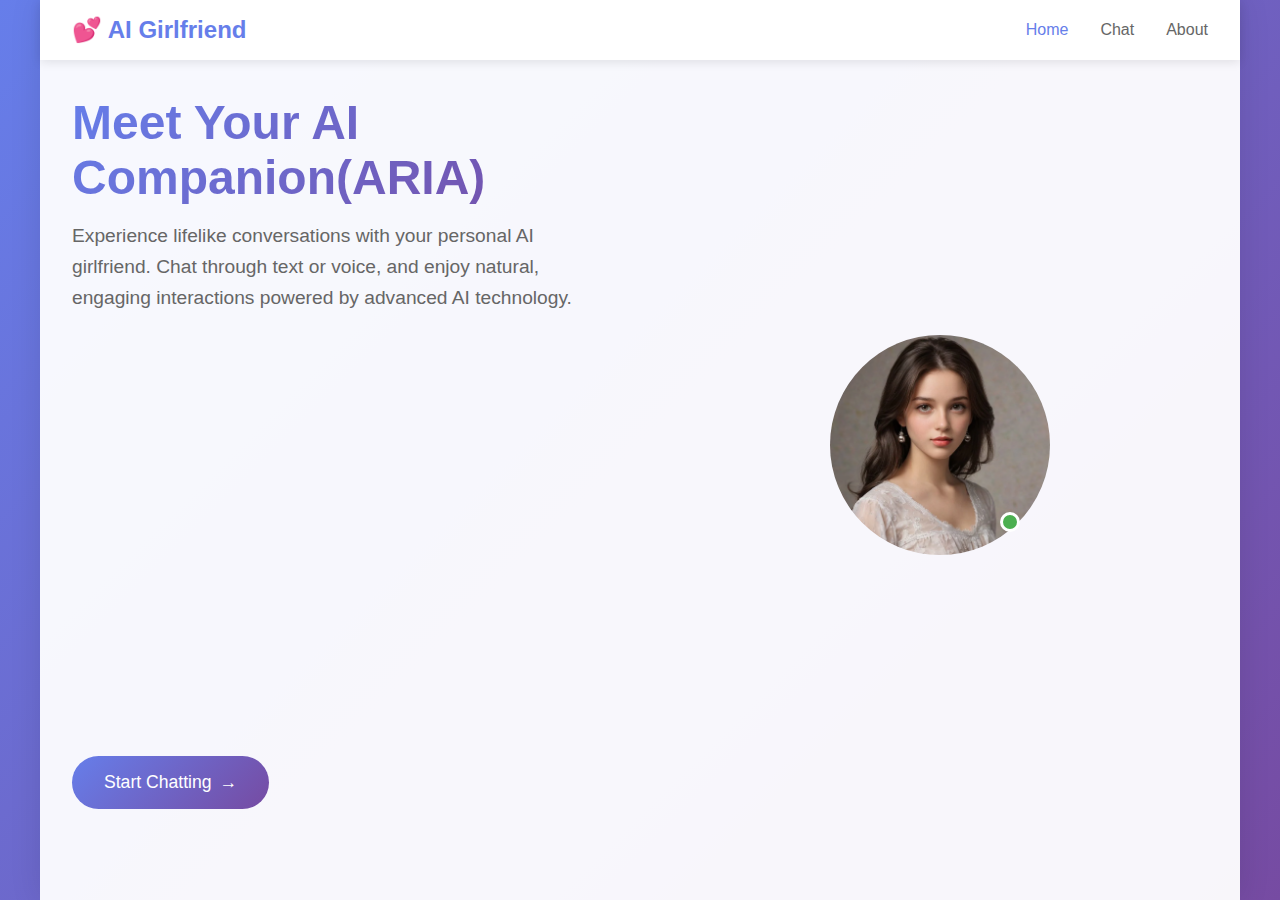
<file: AI Girlfriend/index.html>
<!DOCTYPE html>
<html lang="en">
  <head>
    <meta charset="UTF-8" />
    <meta name="viewport" content="width=device-width, initial-scale=1.0" />
    <title>AI Girlfriend - Home</title>
    <link rel="stylesheet" href="styles.css" />
  </head>
  <body>
    <div class="container">
      <header>
        <nav>
          <div class="logo">💕 AI Girlfriend</div>
          <ul>
            <li><a href="index.html" class="active">Home</a></li>
            <li><a href="chat.html">Chat</a></li>
            <li><a href="about.html">About</a></li>
          </ul>
        </nav>
      </header>

      <main class="home-main">
        <div class="hero-section">
          <div class="hero-content">
            <h1>Meet Your AI Companion(ARIA)</h1>
            <p>
              Experience lifelike conversations with your personal AI
              girlfriend. Chat through text or voice, and enjoy natural,
              engaging interactions powered by advanced AI technology.
            </p>

            <div class="features">
              <div class="feature">
                <span class="icon">💬</span>
                <h3>Natural Conversations</h3>
                <p>Engage in meaningful dialogue with intelligent responses</p>
              </div>
              <div class="feature">
                <span class="icon">🎙️</span>
                <h3>Voice Interaction</h3>
                <p>Speak naturally and hear her voice respond back</p>
              </div>
              <div class="feature">
                <span class="icon">💖</span>
                <h3>Personalized Experience</h3>
                <p>She learns and adapts to your conversation style</p>
              </div>
            </div>

            <button class="start-chat-btn" onclick="startChat()">
              <span>Start Chatting</span>
              <span class="arrow">→</span>
            </button>
          </div>

          <div class="hero-image">
            <div class="ai-avatar">
              <div class="avatar-circle">
                <span class="avatar-emoji">
                  <img
                    src="/AI Girlfriend/ai girl.webp"
                    alt="AI Girlfriend"
                    width="220"
                    height="220"
                    style="border-radius: 50%; object-fit: cover"
                  />
                </span>
              </div>
              <div class="status-indicator"></div>
            </div>
          </div>
        </div>
      </main>
    </div>

    <script>
      function startChat() {
        window.location.href = "chat.html";
      }

      // Add some interactive animations
      document.addEventListener("DOMContentLoaded", function () {
        const features = document.querySelectorAll(".feature");
        features.forEach((feature, index) => {
          feature.style.animationDelay = `${index * 0.2}s`;
          feature.classList.add("fade-in");
        });
      });
    </script>
  </body>
</html>
</file>
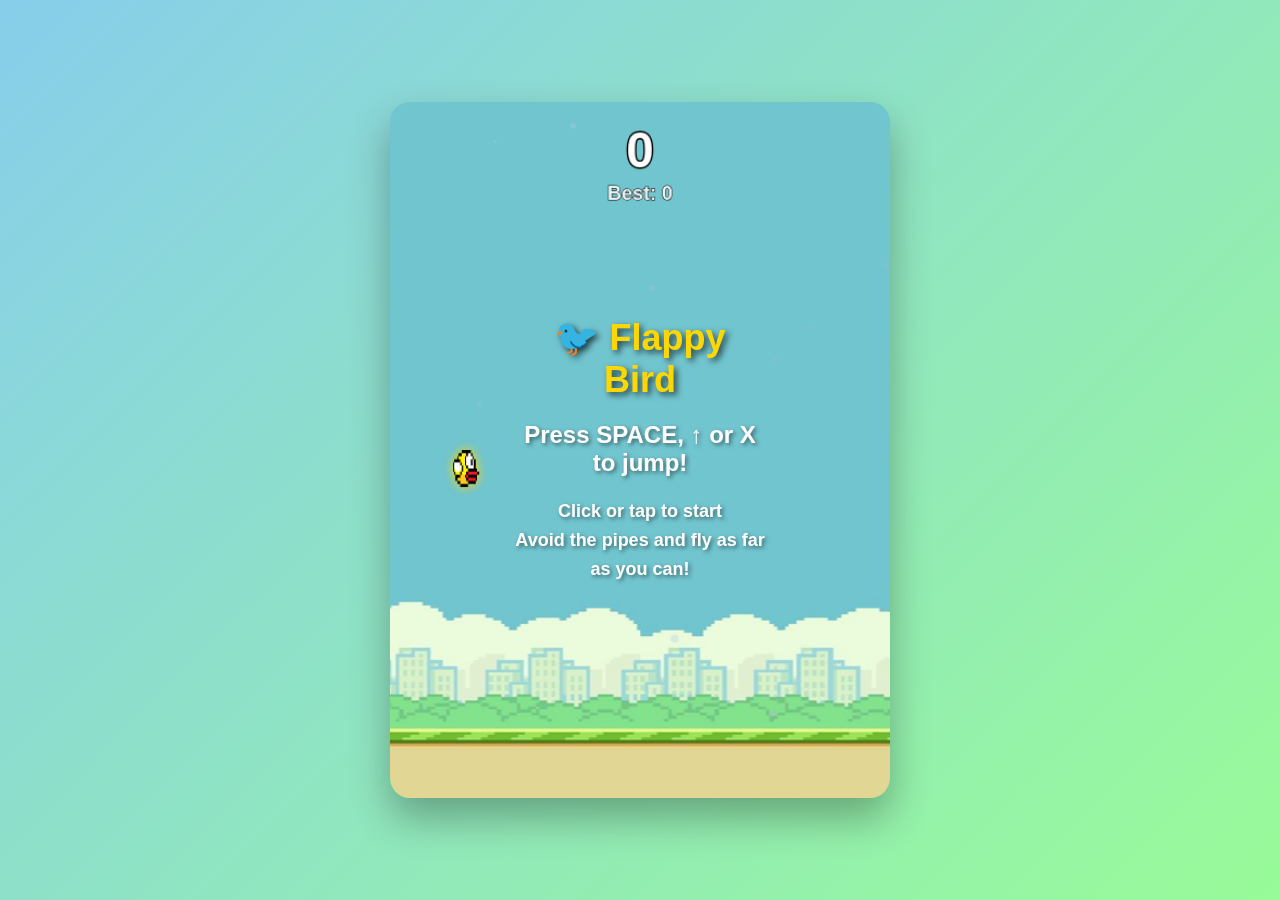
<file: Flappy Bird/index.html>
<!DOCTYPE html>
<html lang="en">
  <head>
    <meta charset="UTF-8" />
    <meta name="viewport" content="width=device-width, initial-scale=1.0" />
    <title>Flappy Bird</title>
    <link rel="stylesheet" href="styles.css" />
  </head>
  <body>
    <div id="gameContainer">
      <div id="canvas-wrapper">
        <canvas id="board"></canvas>
      </div>
      <div id="instructions">
        <div class="game-title">🐦 Flappy Bird</div>
        <div>Press SPACE, ↑ or X to jump!</div>
        <div class="controls">
          Click or tap to start<br />
          Avoid the pipes and fly as far as you can!
        </div>
      </div>
    </div>
    <script src="script.js"></script>
  </body>
</html>
</file>
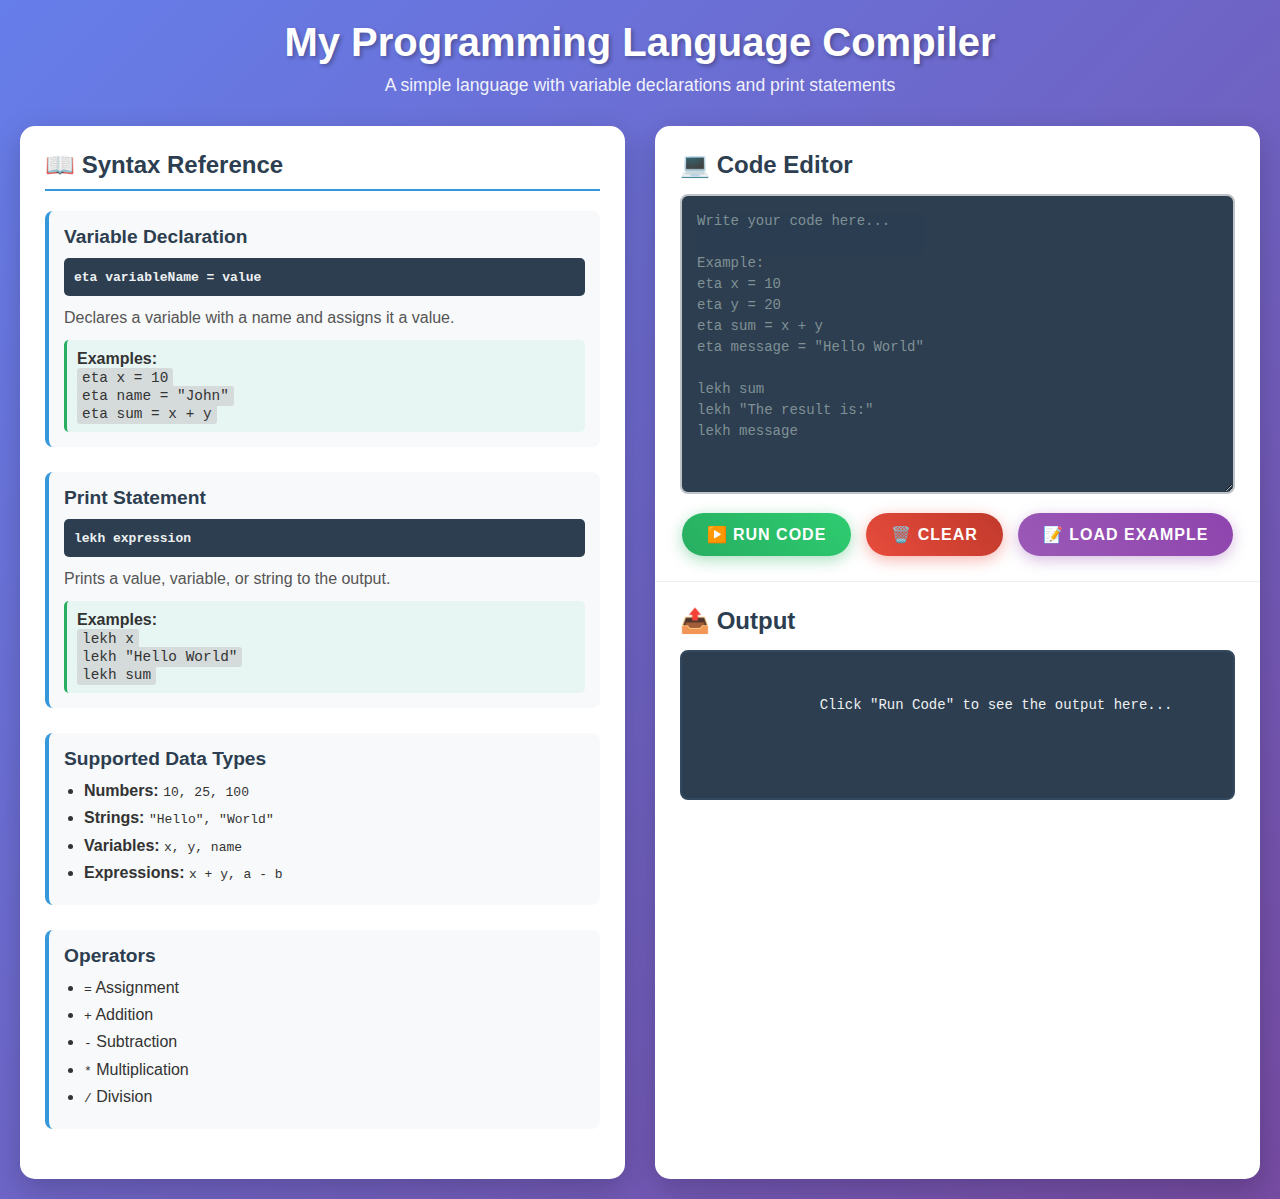
<file: My Language/index.html>
<!DOCTYPE html>
<html lang="en">
  <head>
    <meta charset="UTF-8" />
    <meta name="viewport" content="width=device-width, initial-scale=1.0" />
    <title>My Programming Language</title>
    <link rel="stylesheet" href="styles.css" />
  </head>
  <body>
    <div class="container">
      <header>
        <h1>My Programming Language Compiler</h1>
        <p>A simple language with variable declarations and print statements</p>
      </header>

      <div class="main-content">
        <div class="left-panel">
          <div class="syntax-guide">
            <h2>📖 Syntax Reference</h2>

            <div class="syntax-section">
              <h3>Variable Declaration</h3>
              <div class="syntax-example">
                <code>eta variableName = value</code>
              </div>
              <p>Declares a variable with a name and assigns it a value.</p>
              <div class="examples">
                <strong>Examples:</strong><br />
                <code>eta x = 10</code><br />
                <code>eta name = "John"</code><br />
                <code>eta sum = x + y</code>
              </div>
            </div>

            <div class="syntax-section">
              <h3>Print Statement</h3>
              <div class="syntax-example">
                <code>lekh expression</code>
              </div>
              <p>Prints a value, variable, or string to the output.</p>
              <div class="examples">
                <strong>Examples:</strong><br />
                <code>lekh x</code><br />
                <code>lekh "Hello World"</code><br />
                <code>lekh sum</code>
              </div>
            </div>

            <div class="syntax-section">
              <h3>Supported Data Types</h3>
              <ul>
                <li><strong>Numbers:</strong> <code>10, 25, 100</code></li>
                <li><strong>Strings:</strong> <code>"Hello", "World"</code></li>
                <li><strong>Variables:</strong> <code>x, y, name</code></li>
                <li><strong>Expressions:</strong> <code>x + y, a - b</code></li>
              </ul>
            </div>

            <div class="syntax-section">
              <h3>Operators</h3>
              <ul>
                <li><code>=</code> Assignment</li>
                <li><code>+</code> Addition</li>
                <li><code>-</code> Subtraction</li>
                <li><code>*</code> Multiplication</li>
                <li><code>/</code> Division</li>
              </ul>
            </div>
          </div>
        </div>

        <div class="right-panel">
          <div class="code-editor">
            <h2>💻 Code Editor</h2>
            <textarea
              id="codeInput"
              placeholder='Write your code here...

Example:
eta x = 10
eta y = 20
eta sum = x + y
eta message = "Hello World"

lekh sum
lekh "The result is:"
lekh message'
            ></textarea>

            <div class="button-container">
              <button onclick="executeCode()" class="run-btn">
                ▶️ Run Code
              </button>
              <button onclick="clearCode()" class="clear-btn">🗑️ Clear</button>
              <button onclick="runExample()" class="example-btn">
                📝 Load Example
              </button>
            </div>
          </div>

          <div class="output-section">
            <h2>📤 Output</h2>
            <div id="output" class="output-display">
              Click "Run Code" to see the output here...
            </div>
          </div>
        </div>
      </div>
    </div>

    <script src="compile.js"></script>
  </body>
</html>
</file>
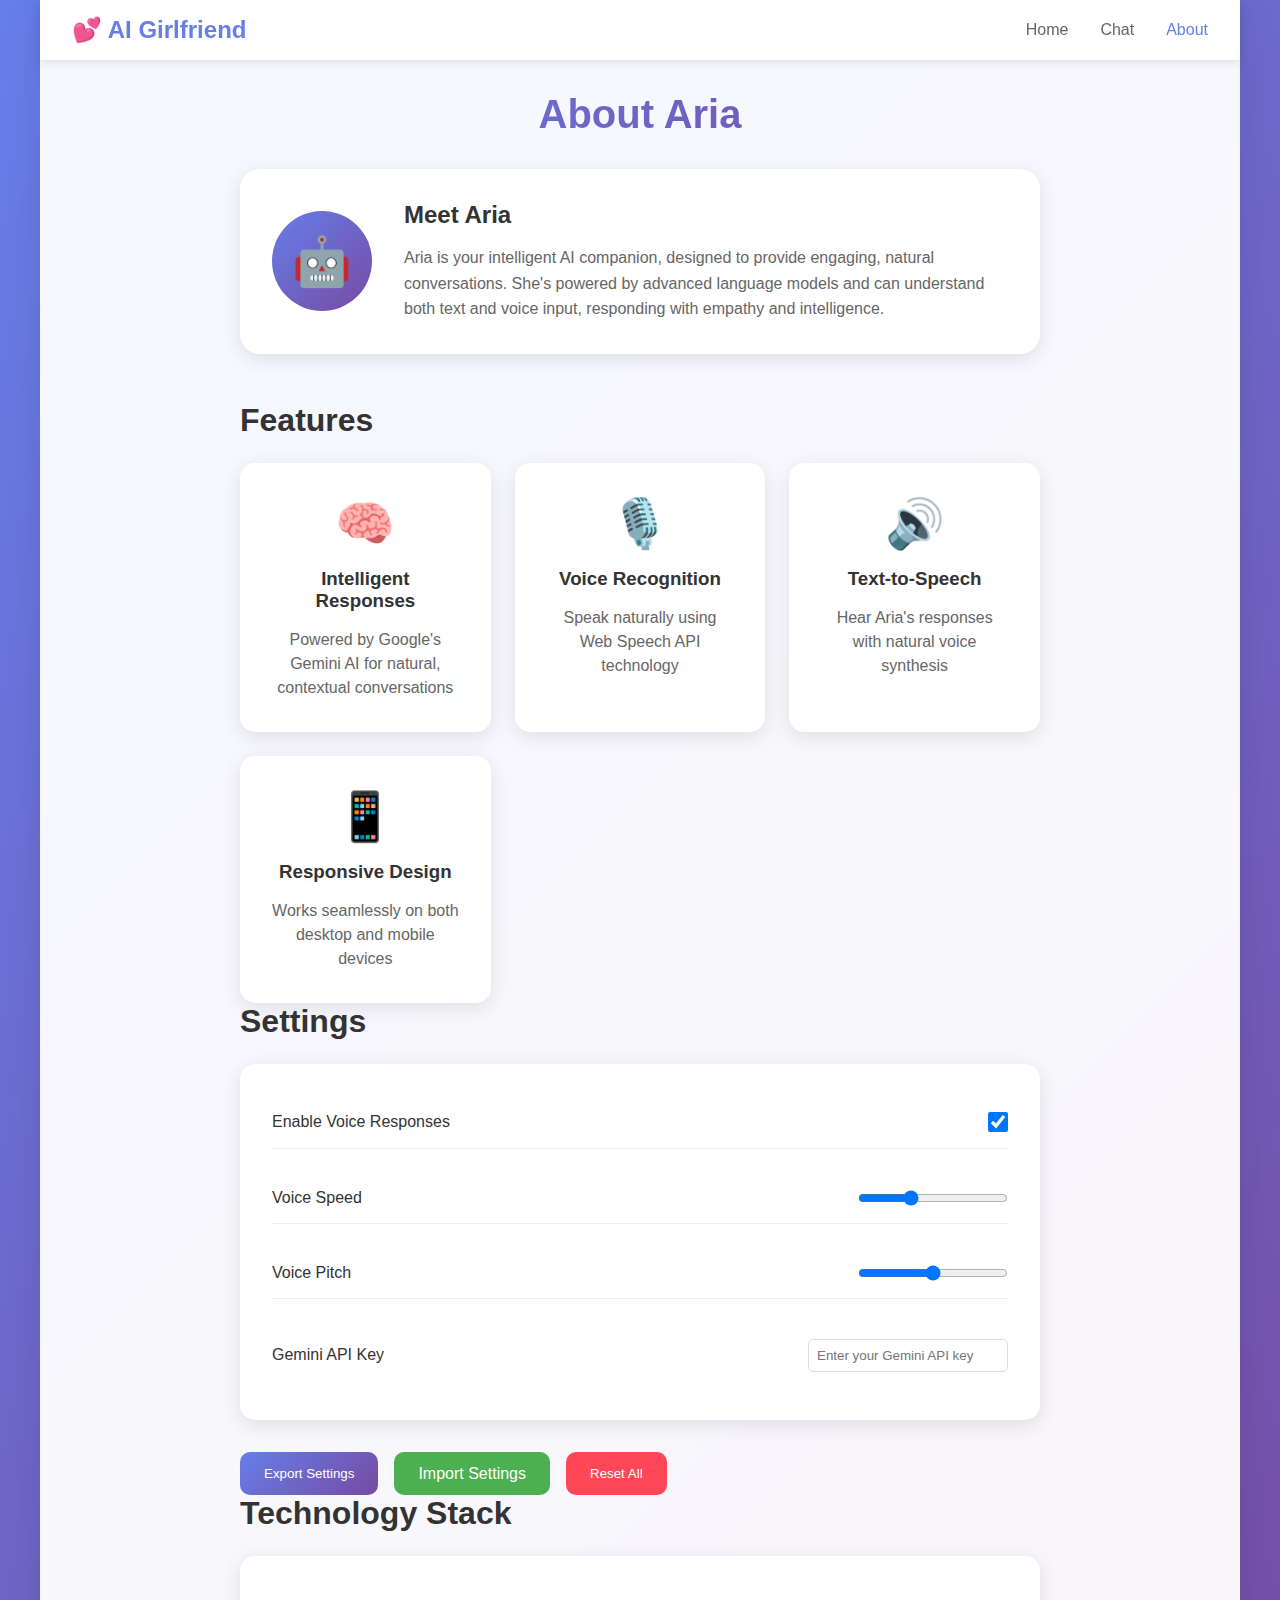
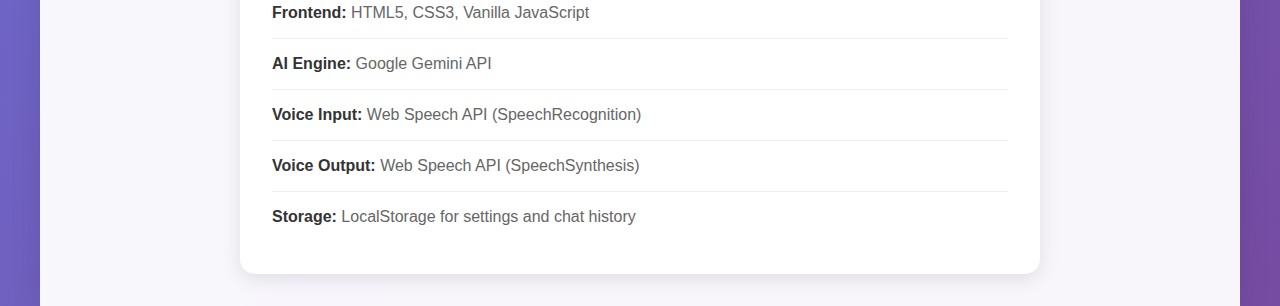
<file: AI Girlfriend/about.html>
<!DOCTYPE html>
<html lang="en">
  <head>
    <meta charset="UTF-8" />
    <meta name="viewport" content="width=device-width, initial-scale=1.0" />
    <title>AI Girlfriend - About</title>
    <link rel="stylesheet" href="styles.css" />
  </head>
  <body>
    <div class="container">
      <header>
        <nav>
          <div class="logo">💕 AI Girlfriend</div>
          <ul>
            <li><a href="index.html">Home</a></li>
            <li><a href="chat.html">Chat</a></li>
            <li><a href="about.html" class="active">About</a></li>
          </ul>
        </nav>
      </header>

      <main class="about-main">
        <div class="about-content">
          <section class="about-section">
            <h1>About Aria</h1>
            <div class="ai-profile">
              <div class="profile-avatar">
                <!-- <img
                  src="/AI Girlfriend/ai girl.webp"
                  alt="AI Girlfriend"
                  width="110"
                  height="110"
                  style="border-radius: 50%; object-fit: cover"
                /> -->
                🤖
              </div>
              <div class="profile-info">
                <h2>Meet Aria</h2>
                <p>
                  Aria is your intelligent AI companion, designed to provide
                  engaging, natural conversations. She's powered by advanced
                  language models and can understand both text and voice input,
                  responding with empathy and intelligence.
                </p>
              </div>
            </div>
          </section>

          <section class="features-section">
            <h2>Features</h2>
            <div class="feature-grid">
              <div class="feature-card">
                <span class="feature-icon">🧠</span>
                <h3>Intelligent Responses</h3>
                <p>
                  Powered by Google's Gemini AI for natural, contextual
                  conversations
                </p>
              </div>
              <div class="feature-card">
                <span class="feature-icon">🎙️</span>
                <h3>Voice Recognition</h3>
                <p>Speak naturally using Web Speech API technology</p>
              </div>
              <div class="feature-card">
                <span class="feature-icon">🔊</span>
                <h3>Text-to-Speech</h3>
                <p>Hear Aria's responses with natural voice synthesis</p>
              </div>
              <div class="feature-card">
                <span class="feature-icon">📱</span>
                <h3>Responsive Design</h3>
                <p>Works seamlessly on both desktop and mobile devices</p>
              </div>
            </div>
          </section>

          <section class="settings-section">
            <h2>Settings</h2>
            <div class="settings-grid">
              <div class="setting-item">
                <label for="voiceEnabled">Enable Voice Responses</label>
                <input
                  type="checkbox"
                  id="voiceEnabled"
                  checked
                  onchange="toggleVoiceResponses()"
                />
              </div>
              <div class="setting-item">
                <label for="voiceSpeed">Voice Speed</label>
                <input
                  type="range"
                  id="voiceSpeed"
                  min="0.5"
                  max="2"
                  step="0.1"
                  value="1"
                  onchange="updateVoiceSpeed()"
                />
              </div>
              <div class="setting-item">
                <label for="voicePitch">Voice Pitch</label>
                <input
                  type="range"
                  id="voicePitch"
                  min="0"
                  max="2"
                  step="0.1"
                  value="1"
                  onchange="updateVoicePitch()"
                />
              </div>
              <div class="setting-item">
                <label for="apiKey">Gemini API Key</label>
                <input
                  type="password"
                  id="apiKey"
                  placeholder="Enter your Gemini API key"
                  onchange="saveApiKey()"
                />
              </div>
            </div>
          </section>

          <section class="tech-section">
            <h2>Technology Stack</h2>
            <div class="tech-list">
              <div class="tech-item">
                <strong>Frontend:</strong> HTML5, CSS3, Vanilla JavaScript
              </div>
              <div class="tech-item">
                <strong>AI Engine:</strong> Google Gemini API
              </div>
              <div class="tech-item">
                <strong>Voice Input:</strong> Web Speech API (SpeechRecognition)
              </div>
              <div class="tech-item">
                <strong>Voice Output:</strong> Web Speech API (SpeechSynthesis)
              </div>
              <div class="tech-item">
                <strong>Storage:</strong> LocalStorage for settings and chat
                history
              </div>
            </div>
          </section>
        </div>
      </main>
    </div>

    <script src="settings.js"></script>
  </body>
</html>
</file>
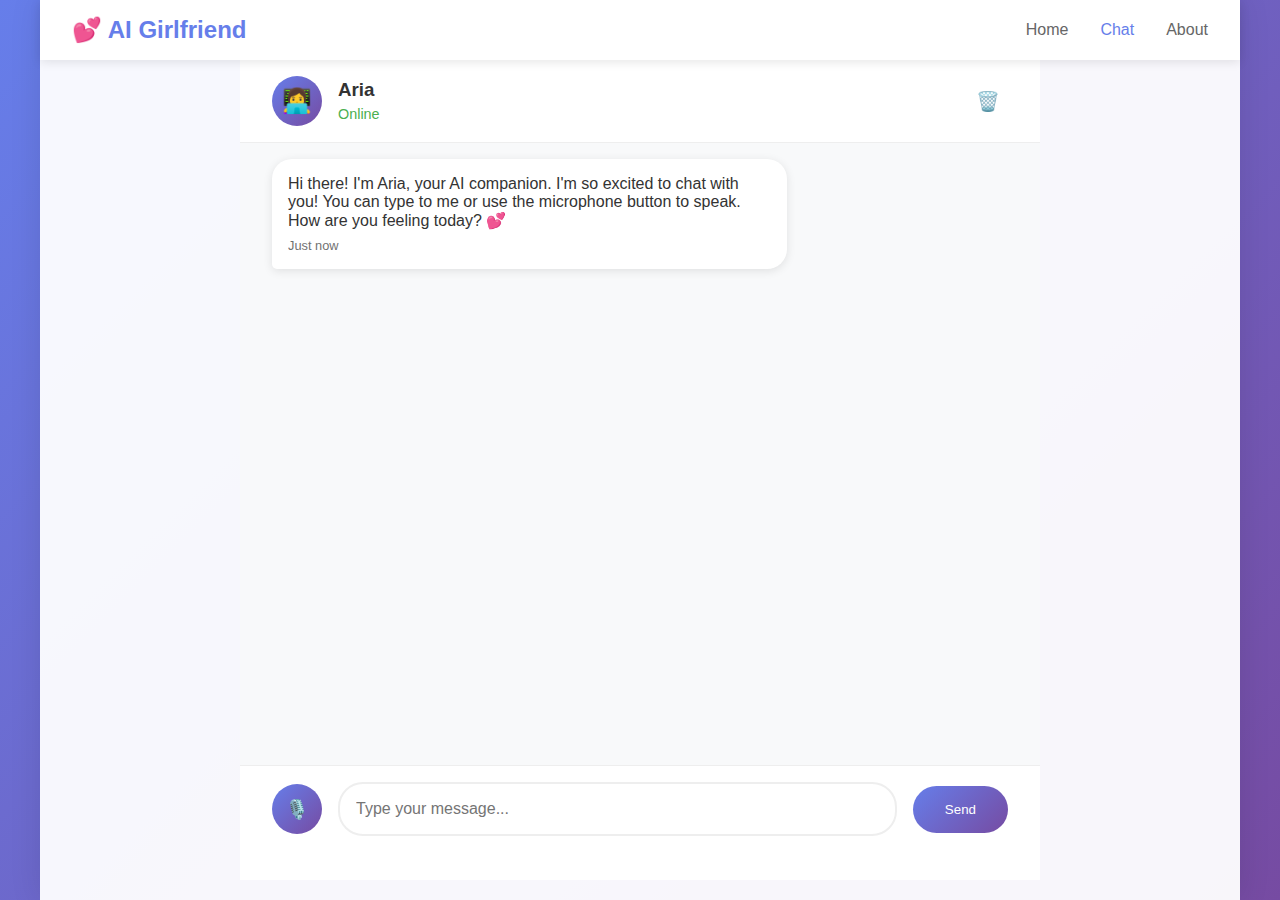
<file: AI Girlfriend/chat.html>
<!DOCTYPE html>
<html lang="en">
<head>
    <meta charset="UTF-8">
    <meta name="viewport" content="width=device-width, initial-scale=1.0">
    <title>AI Girlfriend - Chat</title>
    <link rel="stylesheet" href="styles.css">
</head>
<body>
    <div class="container">
        <header>
            <nav>
                <div class="logo">💕 AI Girlfriend</div>
                <ul>
                    <li><a href="index.html">Home</a></li>
                    <li><a href="chat.html" class="active">Chat</a></li>
                    <li><a href="about.html">About</a></li>
                </ul>
            </nav>
        </header>

        <main class="chat-main">
            <div class="chat-container">
                <div class="chat-header">
                    <div class="chat-user-info">
                        <div class="user-avatar">👩‍💻</div>
                        <div class="user-details">
                            <h3>Aria</h3>
                            <span class="status">Online</span>
                        </div>
                    </div>
                    <div class="chat-actions">
                        <button class="clear-chat" onclick="clearChat()">🗑️</button>
                    </div>
                </div>

                <div class="chat-messages" id="chatMessages">
                    <div class="message ai-message">
                        <div class="message-content">
                            <p>Hi there! I'm Aria, your AI companion. I'm so excited to chat with you! You can type to me or use the microphone button to speak. How are you feeling today? 💕</p>
                            <span class="message-time">Just now</span>
                        </div>
                    </div>
                </div>

                <div class="chat-input-container">
                    <div class="input-wrapper">
                        <button class="voice-btn" id="voiceBtn" onclick="toggleVoiceInput()">
                            <span class="mic-icon">🎙️</span>
                        </button>
                        <input type="text" id="messageInput" placeholder="Type your message..." onkeypress="handleKeyPress(event)">
                        <button class="send-btn" onclick="sendMessage()">
                            <span>Send</span>
                        </button>
                    </div>
                    <div class="voice-status" id="voiceStatus"></div>
                </div>
            </div>
        </main>
    </div>

    <script src="chat.js"></script>
</body>
</html>
</file>
<file: AI Girlfriend/styles.css>
* {
    margin: 0;
    padding: 0;
    box-sizing: border-box;
}

body {
    font-family: 'Segoe UI', Tahoma, Geneva, Verdana, sans-serif;
    background: linear-gradient(135deg, #667eea 0%, #764ba2 100%);
    min-height: 100vh;
    color: #333;
}

.container {
    max-width: 1200px;
    margin: 0 auto;
    min-height: 100vh;
    background: rgba(255, 255, 255, 0.95);
    box-shadow: 0 0 30px rgba(0, 0, 0, 0.1);
}

/* Header Styles */
header {
    background: white;
    box-shadow: 0 2px 10px rgba(0, 0, 0, 0.1);
    position: sticky;
    top: 0;
    z-index: 100;
}

nav {
    display: flex;
    justify-content: space-between;
    align-items: center;
    padding: 1rem 2rem;
}

.logo {
    font-size: 1.5rem;
    font-weight: bold;
    color: #667eea;
}

nav ul {
    display: flex;
    list-style: none;
    gap: 2rem;
}

nav a {
    text-decoration: none;
    color: #666;
    font-weight: 500;
    transition: color 0.3s ease;
}

nav a.active,
nav a:hover {
    color: #667eea;
}

/* Home Page Styles */
.home-main {
    padding: 2rem;
}

.hero-section {
    display: grid;
    grid-template-columns: 1fr 1fr;
    gap: 4rem;
    align-items: center;
    min-height: 80vh;
}

.hero-content h1 {
    font-size: 3rem;
    margin-bottom: 1rem;
    background: linear-gradient(135deg, #667eea, #764ba2);
    -webkit-background-clip: text;
    -webkit-text-fill-color: transparent;
    background-clip: text;
}

.hero-content p {
    font-size: 1.2rem;
    color: #666;
    margin-bottom: 3rem;
    line-height: 1.6;
}

.features {
    display: grid;
    gap: 2rem;
    margin-bottom: 3rem;
}

.feature {
    display: flex;
    align-items: center;
    gap: 1rem;
    opacity: 0;
    transform: translateY(20px);
    animation: fadeInUp 0.6s ease forwards;
}

.feature .icon {
    font-size: 2rem;
    width: 60px;
    height: 60px;
    display: flex;
    align-items: center;
    justify-content: center;
    background: linear-gradient(135deg, #667eea, #764ba2);
    border-radius: 50%;
    color: white;
}

.feature h3 {
    margin-bottom: 0.5rem;
    color: #333;
}

.feature p {
    color: #666;
    font-size: 0.9rem;
}

.start-chat-btn {
    background: linear-gradient(135deg, #667eea, #764ba2);
    color: white;
    border: none;
    padding: 1rem 2rem;
    font-size: 1.1rem;
    border-radius: 50px;
    cursor: pointer;
    display: flex;
    align-items: center;
    gap: 0.5rem;
    transition: transform 0.3s ease, box-shadow 0.3s ease;
}

.start-chat-btn:hover {
    transform: translateY(-2px);
    box-shadow: 0 10px 25px rgba(102, 126, 234, 0.3);
}

.hero-image {
    display: flex;
    justify-content: center;
    align-items: center;
}

.ai-avatar {
    position: relative;
}

.avatar-circle {
    width: 200px;
    height: 200px;
    background: linear-gradient(135deg, #667eea, #764ba2);
    border-radius: 50%;
    display: flex;
    align-items: center;
    justify-content: center;
    font-size: 4rem;
    animation: float 3s ease-in-out infinite;
}

.status-indicator {
    position: absolute;
    bottom: 20px;
    right: 20px;
    width: 20px;
    height: 20px;
    background: #4CAF50;
    border-radius: 50%;
    border: 3px solid white;
    animation: pulse 2s infinite;
}

/* Chat Page Styles */
.chat-main {
    height: calc(100vh - 80px);
    display: flex;
    flex-direction: column;
}

.chat-container {
    flex: 1;
    display: flex;
    flex-direction: column;
    max-width: 800px;
    margin: 0 auto;
    width: 100%;
}

.chat-header {
    background: white;
    padding: 1rem 2rem;
    border-bottom: 1px solid #eee;
    display: flex;
    justify-content: space-between;
    align-items: center;
}

.chat-user-info {
    display: flex;
    align-items: center;
    gap: 1rem;
}

.user-avatar {
    width: 50px;
    height: 50px;
    background: linear-gradient(135deg, #667eea, #764ba2);
    border-radius: 50%;
    display: flex;
    align-items: center;
    justify-content: center;
    font-size: 1.5rem;
}

.user-details h3 {
    margin-bottom: 0.2rem;
}

.status {
    color: #4CAF50;
    font-size: 0.9rem;
}

.clear-chat {
    background: none;
    border: none;
    font-size: 1.2rem;
    cursor: pointer;
    padding: 0.5rem;
    border-radius: 50%;
    transition: background 0.3s ease;
}

.clear-chat:hover {
    background: #f5f5f5;
}

.chat-messages {
    flex: 1;
    overflow-y: auto;
    padding: 1rem 2rem;
    background: #f8f9fa;
}

.message {
    margin-bottom: 1rem;
    display: flex;
}

.user-message {
    justify-content: flex-end;
}

.ai-message {
    justify-content: flex-start;
}

.message-content {
    max-width: 70%;
    padding: 1rem;
    border-radius: 20px;
    position: relative;
}

.user-message .message-content {
    background: linear-gradient(135deg, #667eea, #764ba2);
    color: white;
    border-bottom-right-radius: 5px;
}

.ai-message .message-content {
    background: white;
    color: #333;
    border-bottom-left-radius: 5px;
    box-shadow: 0 2px 10px rgba(0, 0, 0, 0.1);
}

.message-time {
    font-size: 0.8rem;
    opacity: 0.7;
    display: block;
    margin-top: 0.5rem;
}

.chat-input-container {
    background: white;
    padding: 1rem 2rem;
    border-top: 1px solid #eee;
}

.input-wrapper {
    display: flex;
    gap: 1rem;
    align-items: center;
}

.voice-btn {
    background: linear-gradient(135deg, #667eea, #764ba2);
    color: white;
    border: none;
    width: 50px;
    height: 50px;
    border-radius: 50%;
    cursor: pointer;
    font-size: 1.2rem;
    transition: transform 0.3s ease;
}

.voice-btn:hover {
    transform: scale(1.1);
}

.voice-btn.recording {
    background: #ff4757;
    animation: pulse 1s infinite;
}

#messageInput {
    flex: 1;
    padding: 1rem;
    border: 2px solid #eee;
    border-radius: 25px;
    font-size: 1rem;
    outline: none;
    transition: border-color 0.3s ease;
}

#messageInput:focus {
    border-color: #667eea;
}

.send-btn {
    background: linear-gradient(135deg, #667eea, #764ba2);
    color: white;
    border: none;
    padding: 1rem 2rem;
    border-radius: 25px;
    cursor: pointer;
    font-weight: 500;
    transition: transform 0.3s ease;
}

.send-btn:hover {
    transform: translateY(-2px);
}

.voice-status {
    text-align: center;
    margin-top: 0.5rem;
    font-size: 0.9rem;
    color: #666;
    min-height: 20px;
}

/* About Page Styles */
.about-main {
    padding: 2rem;
}

.about-content {
    max-width: 800px;
    margin: 0 auto;
}

.about-section {
    margin-bottom: 3rem;
}

.about-section h1 {
    font-size: 2.5rem;
    margin-bottom: 2rem;
    text-align: center;
    background: linear-gradient(135deg, #667eea, #764ba2);
    -webkit-background-clip: text;
    -webkit-text-fill-color: transparent;
    background-clip: text;
}

.ai-profile {
    display: flex;
    align-items: center;
    gap: 2rem;
    background: white;
    padding: 2rem;
    border-radius: 20px;
    box-shadow: 0 5px 20px rgba(0, 0, 0, 0.1);
}

.profile-avatar {
    width: 100px;
    height: 100px;
    background: linear-gradient(135deg, #667eea, #764ba2);
    border-radius: 50%;
    display: flex;
    align-items: center;
    justify-content: center;
    font-size: 3rem;
    flex-shrink: 0;
}

.profile-info h2 {
    margin-bottom: 1rem;
    color: #333;
}

.profile-info p {
    color: #666;
    line-height: 1.6;
}

.features-section h2,
.settings-section h2,
.tech-section h2 {
    font-size: 2rem;
    margin-bottom: 1.5rem;
    color: #333;
}

.feature-grid {
    display: grid;
    grid-template-columns: repeat(auto-fit, minmax(250px, 1fr));
    gap: 1.5rem;
}

.feature-card {
    background: white;
    padding: 2rem;
    border-radius: 15px;
    text-align: center;
    box-shadow: 0 5px 20px rgba(0, 0, 0, 0.1);
    transition: transform 0.3s ease;
}

.feature-card:hover {
    transform: translateY(-5px);
}

.feature-icon {
    font-size: 3rem;
    display: block;
    margin-bottom: 1rem;
}

.feature-card h3 {
    margin-bottom: 1rem;
    color: #333;
}

.feature-card p {
    color: #666;
    line-height: 1.5;
}

.settings-grid {
    display: grid;
    gap: 1.5rem;
    background: white;
    padding: 2rem;
    border-radius: 15px;
    box-shadow: 0 5px 20px rgba(0, 0, 0, 0.1);
}

.setting-item {
    display: flex;
    justify-content: space-between;
    align-items: center;
    padding: 1rem 0;
    border-bottom: 1px solid #eee;
}

.setting-item:last-child {
    border-bottom: none;
}

.setting-item label {
    font-weight: 500;
    color: #333;
}

.setting-item input[type="checkbox"] {
    width: 20px;
    height: 20px;
}

.setting-item input[type="range"] {
    width: 150px;
}

.setting-item input[type="password"] {
    padding: 0.5rem;
    border: 1px solid #ddd;
    border-radius: 5px;
    width: 200px;
}

.tech-list {
    background: white;
    padding: 2rem;
    border-radius: 15px;
    box-shadow: 0 5px 20px rgba(0, 0, 0, 0.1);
}

.tech-item {
    padding: 1rem 0;
    border-bottom: 1px solid #eee;
    color: #666;
}

.tech-item:last-child {
    border-bottom: none;
}

.tech-item strong {
    color: #333;
}

/* Animations */
@keyframes fadeInUp {
    to {
        opacity: 1;
        transform: translateY(0);
    }
}

@keyframes float {
    0%, 100% {
        transform: translateY(0px);
    }
    50% {
        transform: translateY(-20px);
    }
}

@keyframes pulse {
    0% {
        transform: scale(1);
        opacity: 1;
    }
    50% {
        transform: scale(1.1);
        opacity: 0.7;
    }
    100% {
        transform: scale(1);
        opacity: 1;
    }
}

/* Responsive Design */
@media (max-width: 768px) {
    .hero-section {
        grid-template-columns: 1fr;
        text-align: center;
    }
    
    .hero-content h1 {
        font-size: 2rem;
    }
    
    .ai-profile {
        flex-direction: column;
        text-align: center;
    }
    
    .feature-grid {
        grid-template-columns: 1fr;
    }
    
    .chat-container {
        height: 100%;
    }
    
    .message-content {
        max-width: 85%;
    }
    
    nav {
        padding: 1rem;
    }
    
    nav ul {
        gap: 1rem;
    }
    
    .setting-item {
        flex-direction: column;
        align-items: flex-start;
        gap: 0.5rem;
    }
}
</file>
<file: Flappy Bird/styles.css>
/* 🌐 Base Styles */
body {
    margin: 0;
    padding: 0;
    display: flex;
    justify-content: center;
    align-items: center;
    min-height: 100vh;
    background: linear-gradient(135deg, #87CEEB 0%, #98FB98 100%);
    font-family: 'Arial', sans-serif;
}

#gameContainer {
    position: relative;
    border-radius: 20px;
    box-shadow: 0 20px 40px rgba(0,0,0,0.3);
    overflow: hidden;
    max-width: 100%;
    width: 100%;
    max-height: 100vh;
}

#canvas-wrapper {
    background-image: url("./flappybirdbg.png");
    background-size: cover;
    background-position: center;
    border-radius: 20px;
    display: flex;
    justify-content: center;
    align-items: center;
    width: 100%;
}

#board {
    display: block;
    border-radius: 20px;
    cursor: pointer;
    width: 100%;
    height: auto;
    max-width: 460px;
    aspect-ratio: 460 / 640;
}

#instructions {
    position: absolute;
    top: 50%;
    left: 50%;
    transform: translate(-50%, -50%);
    color: white;
    text-align: center;
    font-size: clamp(18px, 4vw, 24px);
    font-weight: bold;
    text-shadow: 2px 2px 4px rgba(0,0,0,0.5);
    z-index: 10;
    opacity: 0;
    transition: opacity 0.3s ease;
    pointer-events: none;
}

#instructions.show {
    opacity: 1;
}

.game-title {
    font-size: clamp(24px, 5vw, 36px);
    margin-bottom: 20px;
    color: #FFD700;
    text-shadow: 3px 3px 6px rgba(0,0,0,0.7);
}

.controls {
    font-size: clamp(14px, 3vw, 18px);
    margin-top: 20px;
    line-height: 1.6;
}

@media (max-width: 600px) {
    #gameContainer {
        border-radius: 0;
        box-shadow: none;
    }

    #canvas-wrapper,
    #board {
        border-radius: 0;
    }
}

@media (min-width: 601px) {
    #gameContainer {
        width: 90vw;
        max-width: 500px;
    }

    #board {
        max-width: 100%;
    }
}
</file>
<file: My Language/styles.css>
* {
    margin: 0;
    padding: 0;
    box-sizing: border-box;
}

body {
    font-family: 'Segoe UI', Tahoma, Geneva, Verdana, sans-serif;
    background: linear-gradient(135deg, #667eea 0%, #764ba2 100%);
    min-height: 100vh;
    color: #333;
}

.container {
    max-width: 1400px;
    margin: 0 auto;
    padding: 20px;
}

header {
    text-align: center;
    margin-bottom: 30px;
    color: white;
}

header h1 {
    font-size: 2.5rem;
    margin-bottom: 10px;
    text-shadow: 2px 2px 4px rgba(0, 0, 0, 0.3);
}

header p {
    font-size: 1.1rem;
    opacity: 0.9;
}

.main-content {
    display: grid;
    grid-template-columns: 1fr 1fr;
    gap: 30px;
    min-height: 70vh;
}

.left-panel, .right-panel {
    background: white;
    border-radius: 15px;
    box-shadow: 0 10px 30px rgba(0, 0, 0, 0.2);
    overflow: hidden;
}

.syntax-guide {
    padding: 25px;
    height: 100%;
    overflow-y: auto;
}

.syntax-guide h2 {
    color: #2c3e50;
    margin-bottom: 20px;
    font-size: 1.5rem;
    border-bottom: 2px solid #3498db;
    padding-bottom: 10px;
}

.syntax-section {
    margin-bottom: 25px;
    padding: 15px;
    background: #f8f9fa;
    border-radius: 8px;
    border-left: 4px solid #3498db;
}

.syntax-section h3 {
    color: #2c3e50;
    margin-bottom: 10px;
    font-size: 1.2rem;
}

.syntax-example {
    background: #2c3e50;
    color: #ecf0f1;
    padding: 10px;
    border-radius: 5px;
    margin: 10px 0;
    font-family: 'Courier New', monospace;
    font-weight: bold;
}

.syntax-section p {
    color: #555;
    margin: 8px 0;
    line-height: 1.5;
}

.examples {
    background: #e8f6f3;
    padding: 10px;
    border-radius: 5px;
    margin-top: 10px;
    border-left: 3px solid #27ae60;
}

.examples code {
    background: #d5dbdb;
    padding: 2px 5px;
    border-radius: 3px;
    font-family: 'Courier New', monospace;
    font-size: 0.9rem;
}

.syntax-section ul {
    margin-left: 20px;
    margin-top: 10px;
}

.syntax-section li {
    margin: 5px 0;
    line-height: 1.4;
}

.code-editor {
    padding: 25px;
    border-bottom: 1px solid #ecf0f1;
}

.code-editor h2 {
    color: #2c3e50;
    margin-bottom: 15px;
    font-size: 1.5rem;
}

#codeInput {
    width: 100%;
    height: 300px;
    padding: 15px;
    border: 2px solid #bdc3c7;
    border-radius: 8px;
    font-family: 'Courier New', monospace;
    font-size: 14px;
    line-height: 1.5;
    resize: vertical;
    background: #2c3e50;
    color: #ecf0f1;
    transition: border-color 0.3s ease;
}

#codeInput:focus {
    outline: none;
    border-color: #3498db;
    box-shadow: 0 0 10px rgba(52, 152, 219, 0.3);
}

#codeInput::placeholder {
    color: #95a5a6;
    opacity: 0.8;
}

.button-container {
    display: flex;
    gap: 15px;
    margin-top: 15px;
    justify-content: center;
}

.run-btn, .clear-btn, .example-btn {
    padding: 12px 25px;
    border: none;
    border-radius: 25px;
    font-size: 1rem;
    font-weight: bold;
    cursor: pointer;
    transition: all 0.3s ease;
    text-transform: uppercase;
    letter-spacing: 1px;
}

.run-btn {
    background: linear-gradient(45deg, #27ae60, #2ecc71);
    color: white;
    box-shadow: 0 4px 15px rgba(39, 174, 96, 0.4);
}

.run-btn:hover {
    transform: translateY(-2px);
    box-shadow: 0 6px 20px rgba(39, 174, 96, 0.6);
}

.clear-btn {
    background: linear-gradient(45deg, #e74c3c, #c0392b);
    color: white;
    box-shadow: 0 4px 15px rgba(231, 76, 60, 0.4);
}

.clear-btn:hover {
    transform: translateY(-2px);
    box-shadow: 0 6px 20px rgba(231, 76, 60, 0.6);
}

.example-btn {
    background: linear-gradient(45deg, #9b59b6, #8e44ad);
    color: white;
    box-shadow: 0 4px 15px rgba(155, 89, 182, 0.4);
}

.example-btn:hover {
    transform: translateY(-2px);
    box-shadow: 0 6px 20px rgba(155, 89, 182, 0.6);
}

.output-section {
    padding: 25px;
}

.output-section h2 {
    color: #2c3e50;
    margin-bottom: 15px;
    font-size: 1.5rem;
}

.output-display {
    background: #2c3e50;
    color: #ecf0f1;
    padding: 20px;
    border-radius: 8px;
    min-height: 150px;
    font-family: 'Courier New', monospace;
    font-size: 14px;
    line-height: 1.6;
    border: 2px solid #34495e;
    white-space: pre-wrap;
    word-wrap: break-word;
}

.output-display pre {
    margin: 10px 0;
    white-space: pre-wrap;
}

/* Responsive Design */
@media (max-width: 768px) {
    .main-content {
        grid-template-columns: 1fr;
        gap: 20px;
    }
    
    .container {
        padding: 15px;
    }
    
    header h1 {
        font-size: 2rem;
    }
    
    .syntax-guide, .code-editor, .output-section {
        padding: 20px;
    }
    
    #codeInput {
        height: 250px;
    }
    
    .button-container {
        flex-direction: column;
        align-items: center;
    }
    
    .run-btn, .clear-btn, .example-btn {
        width: 100%;
        max-width: 200px;
    }
}

/* Scrollbar Styling */
::-webkit-scrollbar {
    width: 8px;
}

::-webkit-scrollbar-track {
    background: #f1f1f1;
    border-radius: 4px;
}

::-webkit-scrollbar-thumb {
    background: #888;
    border-radius: 4px;
}

::-webkit-scrollbar-thumb:hover {
    background: #555;
}

/* Loading Animation */
@keyframes pulse {
    0% { opacity: 1; }
    50% { opacity: 0.5; }
    100% { opacity: 1; }
}

.loading {
    animation: pulse 1.5s infinite;
}
</file>
